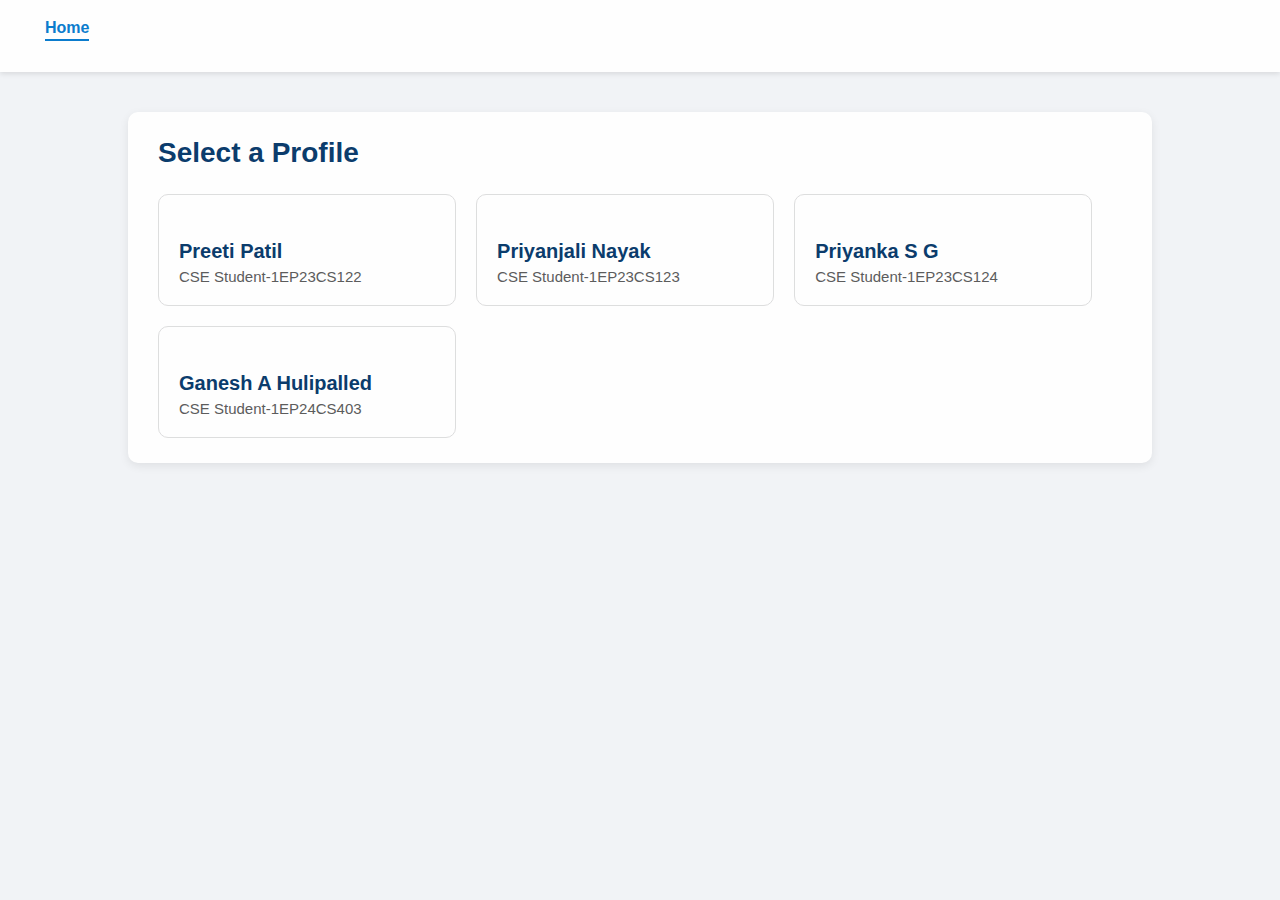
<file: index.html>
<!DOCTYPE html>
<html lang="en">
<head>
    <meta charset="UTF-8">
    <title>Multi Profile Resume</title>
    <link rel="stylesheet" href="style.css">
    <script src="https://code.jquery.com/jquery-3.6.0.min.js"></script>
</head>
<script>
$(document).ready(function () {
    $("body").css("display", "none");
    $("body").fadeIn(800);
});
</script>
<body>

    <nav>
        <ul>
            <li><a href="index.html" class="active">Home</a></li>
        </ul>
    </nav>

    <section class="container">
        <h1>Select a Profile</h1>

        <div class="profile-list">
            <a href="person1.html" class="card">
                <h2>Preeti Patil</h2>
                <p>CSE Student-1EP23CS122</p>
            </a>

            <a href="priyanjali.html" class="card">
                <h2>Priyanjali Nayak</h2>
                <p>CSE Student-1EP23CS123 </p>
            </a>

            <a href="person3.html" class="card">
                <h2>Priyanka S G</h2>
                <p>CSE Student-1EP23CS124</p>
            </a>

            <a href="Resume.pdf" class="card">
                <h2>Ganesh A Hulipalled</h2>
                <p>CSE Student-1EP24CS403</p>
            </a>
        </div>
    </section>

</body>
</html>
</file>
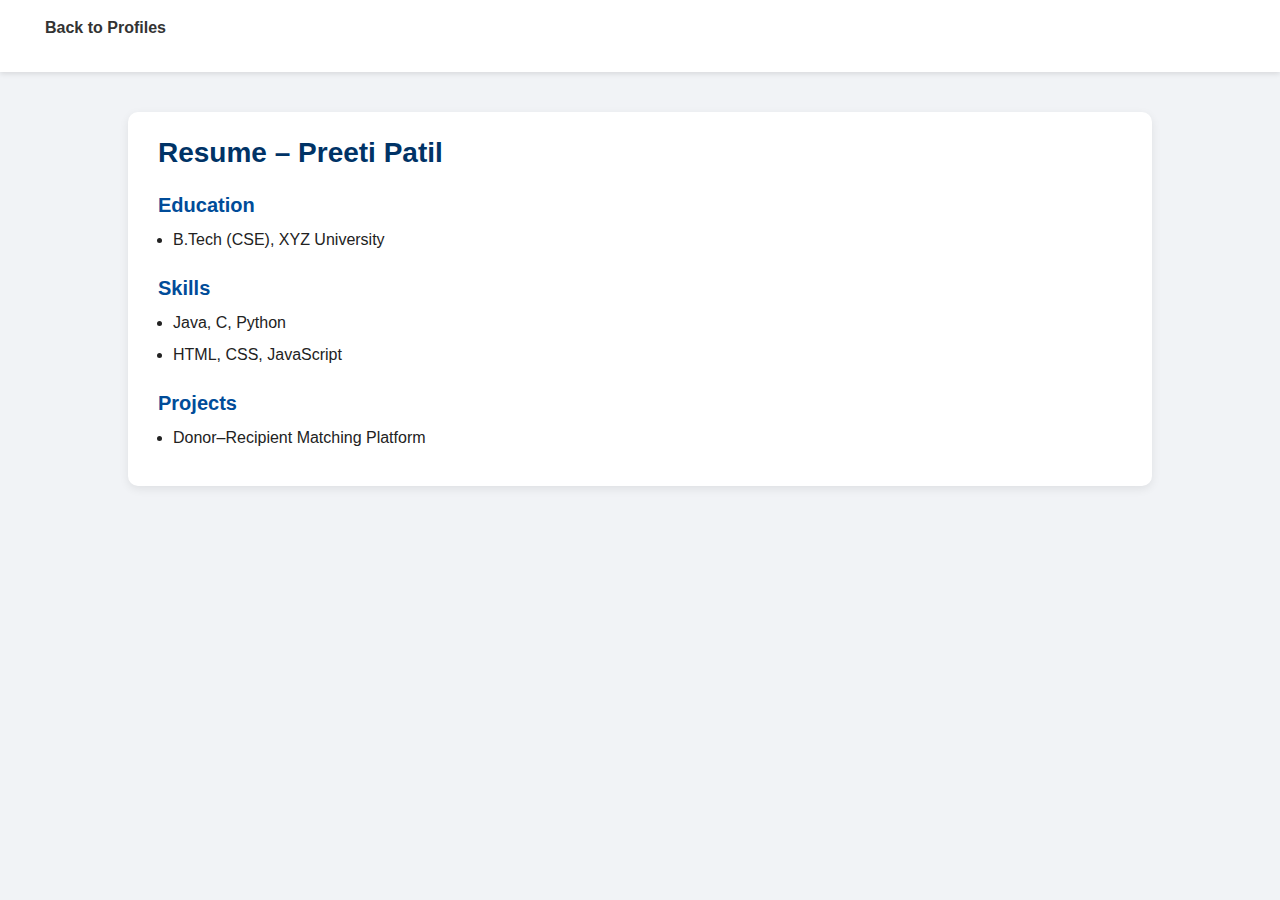
<file: person1.html>
<!DOCTYPE html>
<html>
<head>
    <meta charset="UTF-8">
    <title>Resume – Person 1</title>
    <link rel="stylesheet" href="style.css">
</head>

<body>
    <nav>
        <ul>
            <li><a href="index.html">Back to Profiles</a></li>
        </ul>
    </nav>

    <section class="container">
        <h1>Resume – Preeti Patil</h1>

        <h2>Education</h2>
        <ul>
            <li>B.Tech (CSE), XYZ University</li>
        </ul>

        <h2>Skills</h2>
        <ul>
            <li>Java, C, Python</li>
            <li>HTML, CSS, JavaScript</li>
        </ul>

        <h2>Projects</h2>
        <ul>
            <li>Donor–Recipient Matching Platform</li>
        </ul>

    </section>
</body>
</html>
</file>
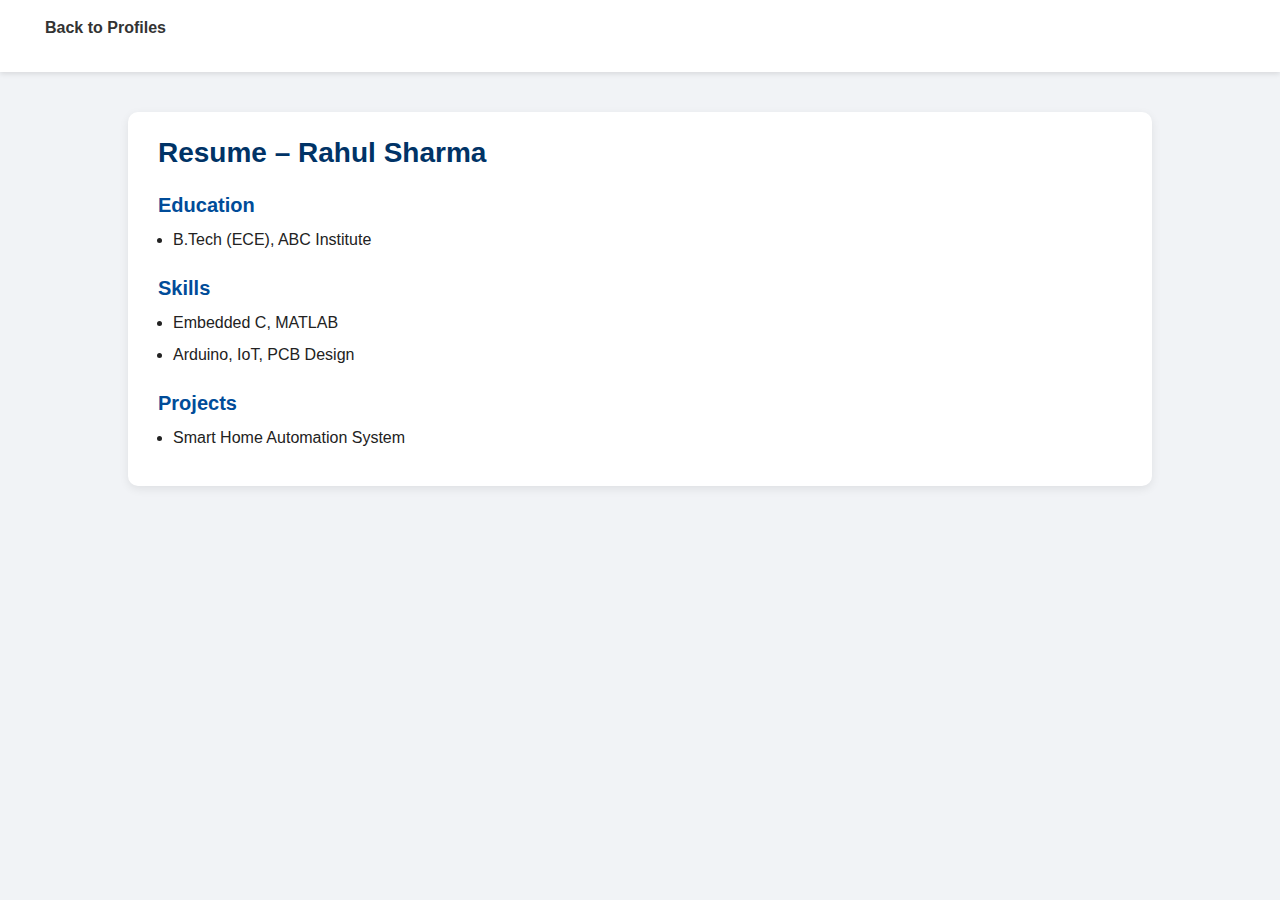
<file: person2.html>
<!DOCTYPE html>
<html>
<head>
    <meta charset="UTF-8">
    <title>Resume – Person 2</title>
    <link rel="stylesheet" href="style.css">
</head>

<body>
    <nav>
        <ul>
            <li><a href="index.html">Back to Profiles</a></li>
        </ul>
    </nav>

    <section class="container">
        <h1>Resume – Rahul Sharma</h1>

        <h2>Education</h2>
        <ul>
            <li>B.Tech (ECE), ABC Institute</li>
        </ul>

        <h2>Skills</h2>
        <ul>
            <li>Embedded C, MATLAB</li>
            <li>Arduino, IoT, PCB Design</li>
        </ul>

        <h2>Projects</h2>
        <ul>
            <li>Smart Home Automation System</li>
        </ul>

    </section>
</body>
</html>
</file>
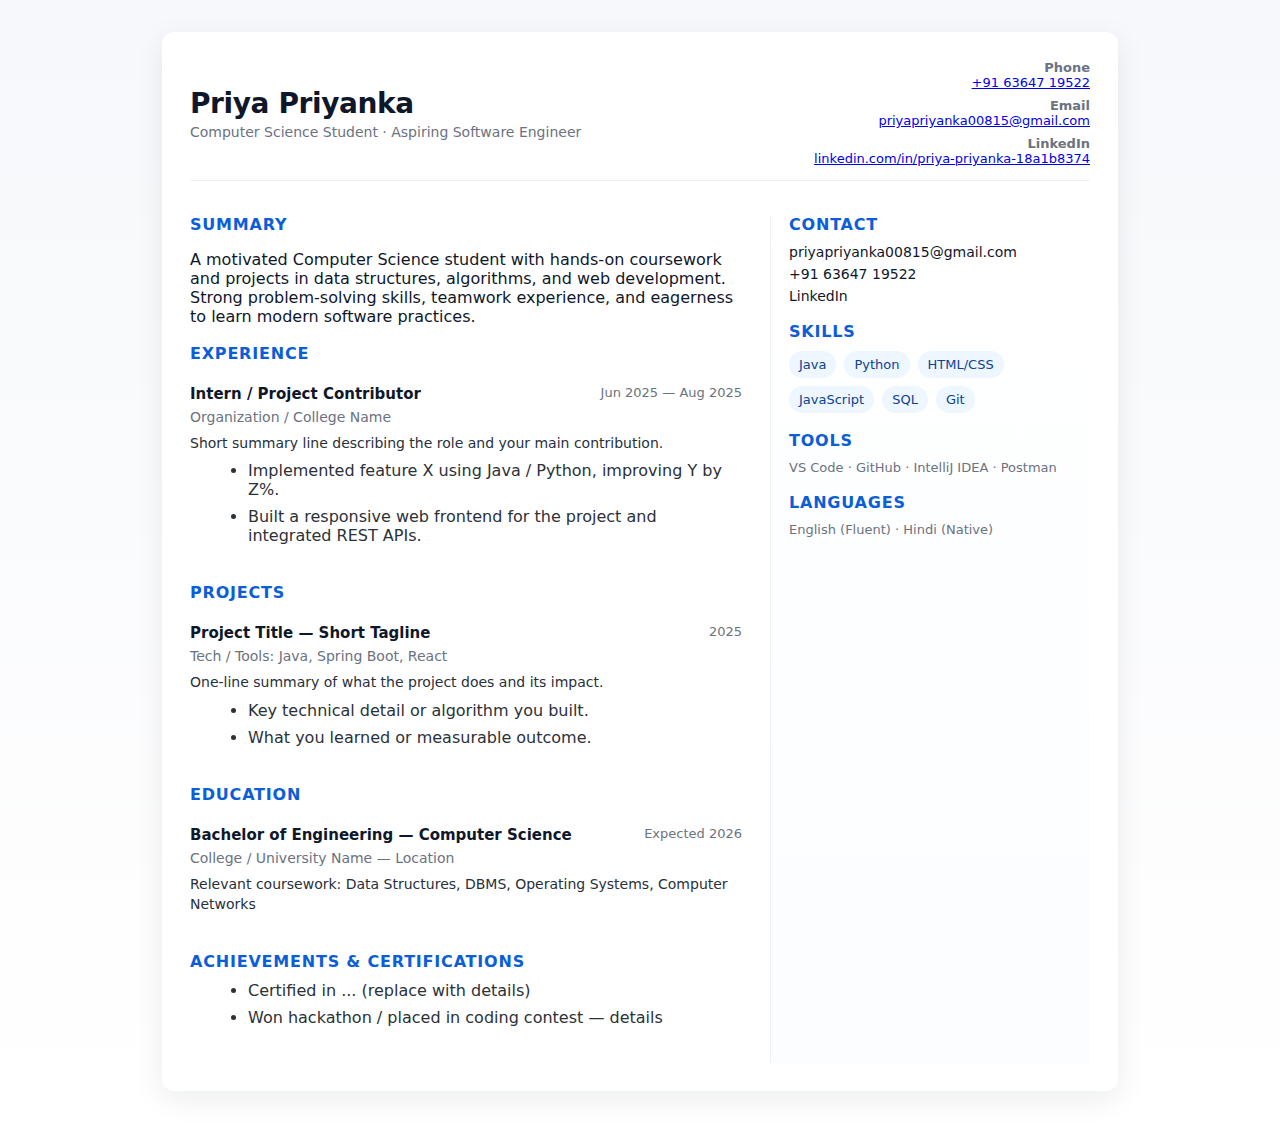
<file: person3.html>
<!doctype html>
<html lang="en">
<head>
  <meta charset="utf-8" />
  <meta name="viewport" content="width=device-width,initial-scale=1" />
  <title>Priyanka S G</title>
  <style>
    :root{
      --bg:#f7f8fb;
      --card:#fff;
      --muted:#6b7280;
      --accent:#0f172a;
      --primary:#0b5ed7;
      --gap:18px;
      font-family: Inter, system-ui, -apple-system, "Segoe UI", Roboto, "Helvetica Neue", Arial;
    }
    body{
      margin:0;
      background:linear-gradient(180deg,var(--bg),#ffffff);
      color:var(--accent);
      -webkit-font-smoothing:antialiased;
      -moz-osx-font-smoothing:grayscale;
      padding:32px;
      display:flex;
      justify-content:center;
    }
    .container{
      max-width:900px;
      width:100%;
      background:var(--card);
      border-radius:12px;
      box-shadow:0 8px 30px rgba(15,23,42,0.08);
      padding:28px;
      display:grid;
      grid-template-columns: 1fr 320px;
      gap:28px;
    }

    /* Responsive */
    @media (max-width:880px){
      .container{ grid-template-columns:1fr; padding:20px; }
    }

    /* Header / Name area */
    .header{
      grid-column: 1 / span 2;
      display:flex;
      justify-content:space-between;
      align-items:center;
      gap:16px;
      border-bottom:1px solid #eef2f7;
      padding-bottom:14px;
      margin-bottom:6px;
    }
    .name {
      display:flex;
      gap:12px;
      align-items:center;
    }
    .name h1{
      margin:0;
      font-size:28px;
      letter-spacing: -0.4px;
    }
    .title{
      color:var(--muted);
      margin-top:4px;
      font-size:14px;
    }

    /* Left/main column */
    .main{
      padding-right:4px;
    }
    section {
      margin-bottom: var(--gap);
    }
    .section-title{
      display:flex;
      align-items:center;
      gap:10px;
      margin-bottom:10px;
    }
    .section-title h3{
      margin:0;
      font-size:16px;
      color:var(--primary);
      text-transform:uppercase;
      letter-spacing:0.8px;
    }
    .card{
      background:transparent;
      padding:0;
    }

    /* Experience / Projects items */
    .item{
      padding:12px 0;
      border-bottom:1px dashed #eef2f7;
    }
    .item:last-child{ border-bottom:0; }
    .item .role{
      display:flex;
      justify-content:space-between;
      gap:12px;
      align-items:flex-start;
    }
    .item .role h4{
      margin:0;
      font-size:15px;
    }
    .item .role .period{
      color:var(--muted);
      font-size:13px;
      white-space:nowrap;
    }
    .item .company{
      color:var(--muted);
      font-size:14px;
      margin:6px 0 8px 0;
    }
    .item p{ margin:0 0 8px 0; color:#27303b; font-size:14px; line-height:1.45; }
    .bullets{ margin:6px 0 0 18px; color:#2b3138; }
    .bullets li{ margin-bottom:8px; }

    /* Right/sidebar */
    aside{
      background:linear-gradient(180deg, #ffffff, #fbfdff);
      border-left:1px solid #eef2f7;
      padding-left:18px;
    }
    .contact a { display:block; text-decoration:none; color:var(--accent); margin-bottom:6px; font-size:14px; }
    .muted{ color:var(--muted); font-size:13px; }
    .skills { display:flex; flex-wrap:wrap; gap:8px; margin-top:8px; }
    .skill { background:#eef6ff; padding:6px 10px; border-radius:999px; font-size:13px; color:#0b4296; }
    .edu-item{ margin-bottom:12px; }
    footer { text-align:center; font-size:12px; color:var(--muted); margin-top:8px; }
  </style>
</head>
<body>
  <main class="container" role="main" aria-label="Resume">
    <header class="header">
      <div class="name">
        <div>
          <h1>Priya Priyanka</h1>
          <div class="title">Computer Science Student · Aspiring Software Engineer</div>
        </div>
      </div>
      <div class="meta muted" style="text-align:right">
        <div><strong>Phone</strong><br /><a href="tel:+916364719522">+91 63647 19522</a></div>
        <div style="margin-top:8px"><strong>Email</strong><br /><a href="mailto:priyapriyanka00815@gmail.com">priyapriyanka00815@gmail.com</a></div>
        <div style="margin-top:8px"><strong>LinkedIn</strong><br /><a href="https://www.linkedin.com/in/priya-priyanka-18a1b8374/" target="_blank" rel="noopener">linkedin.com/in/priya-priyanka-18a1b8374</a></div>
      </div>
    </header>

    <!-- Main / left column -->
    <section class="main card">
      <!-- Summary -->
      <section aria-labelledby="summary">
        <div class="section-title">
          <h3 id="summary">Summary</h3>
        </div>
        <p>
          A motivated Computer Science student with hands-on coursework and projects in data structures, algorithms, and web development. Strong problem-solving skills, teamwork experience, and eagerness to learn modern software practices.
        </p>
      </section>

      <!-- Experience -->
      <section aria-labelledby="exp">
        <div class="section-title">
          <h3 id="exp">Experience</h3>
        </div>

        <!-- Example item — replace with actual content -->
        <div class="item">
          <div class="role">
            <h4>Intern / Project Contributor</h4>
            <div class="period muted">Jun 2025 — Aug 2025</div>
          </div>
          <div class="company">Organization / College Name</div>
          <p>Short summary line describing the role and your main contribution.</p>
          <ul class="bullets">
            <li>Implemented feature X using Java / Python, improving Y by Z%.</li>
            <li>Built a responsive web frontend for the project and integrated REST APIs.</li>
          </ul>
        </div>

        <!-- Add more experience items as needed -->
      </section>

      <!-- Projects -->
      <section aria-labelledby="projects">
        <div class="section-title">
          <h3 id="projects">Projects</h3>
        </div>

        <div class="item">
          <div class="role">
            <h4>Project Title — Short Tagline</h4>
            <div class="period muted">2025</div>
          </div>
          <div class="company muted">Tech / Tools: Java, Spring Boot, React</div>
          <p>One-line summary of what the project does and its impact.</p>
          <ul class="bullets">
            <li>Key technical detail or algorithm you built.</li>
            <li>What you learned or measurable outcome.</li>
          </ul>
        </div>

      </section>

      <!-- Education -->
      <section aria-labelledby="education">
        <div class="section-title">
          <h3 id="education">Education</h3>
        </div>
        <div class="item">
          <div class="role">
            <h4>Bachelor of Engineering — Computer Science</h4>
            <div class="period muted">Expected 2026</div>
          </div>
          <div class="company muted">College / University Name — Location</div>
          <p>Relevant coursework: Data Structures, DBMS, Operating Systems, Computer Networks</p>
        </div>
      </section>

      <!-- Certifications / Achievements -->
      <section aria-labelledby="achieve">
        <div class="section-title">
          <h3 id="achieve">Achievements & Certifications</h3>
        </div>
        <ul class="bullets">
          <li>Certified in ... (replace with details)</li>
          <li>Won hackathon / placed in coding contest — details</li>
        </ul>
      </section>
    </section>

    <!-- Right / sidebar -->
    <aside role="complementary" aria-label="Sidebar">
      <section class="contact">
        <div class="section-title"><h3>Contact</h3></div>
        <a href="mailto:priyapriyanka00815@gmail.com">priyapriyanka00815@gmail.com</a>
        <a href="tel:+916364719522">+91 63647 19522</a>
        <a href="https://www.linkedin.com/in/priya-priyanka-18a1b8374/" target="_blank" rel="noopener">LinkedIn</a>
      </section>

      <section aria-labelledby="skills">
        <div class="section-title"><h3 id="skills">Skills</h3></div>
        <div class="skills">
          <span class="skill">Java</span>
          <span class="skill">Python</span>
          <span class="skill">HTML/CSS</span>
          <span class="skill">JavaScript</span>
          <span class="skill">SQL</span>
          <span class="skill">Git</span>
        </div>
      </section>

      <section aria-labelledby="tools">
        <div class="section-title"><h3 id="tools">Tools</h3></div>
        <div class="muted">VS Code · GitHub · IntelliJ IDEA · Postman</div>
      </section>

      <section aria-labelledby="languages" style="margin-top:12px">
        <div class="section-title"><h3 id="languages">Languages</h3></div>
        <div class="muted">English (Fluent) · Hindi (Native)</div>
      </section>
    </aside>
  </main>
</body>
</html>
</file>
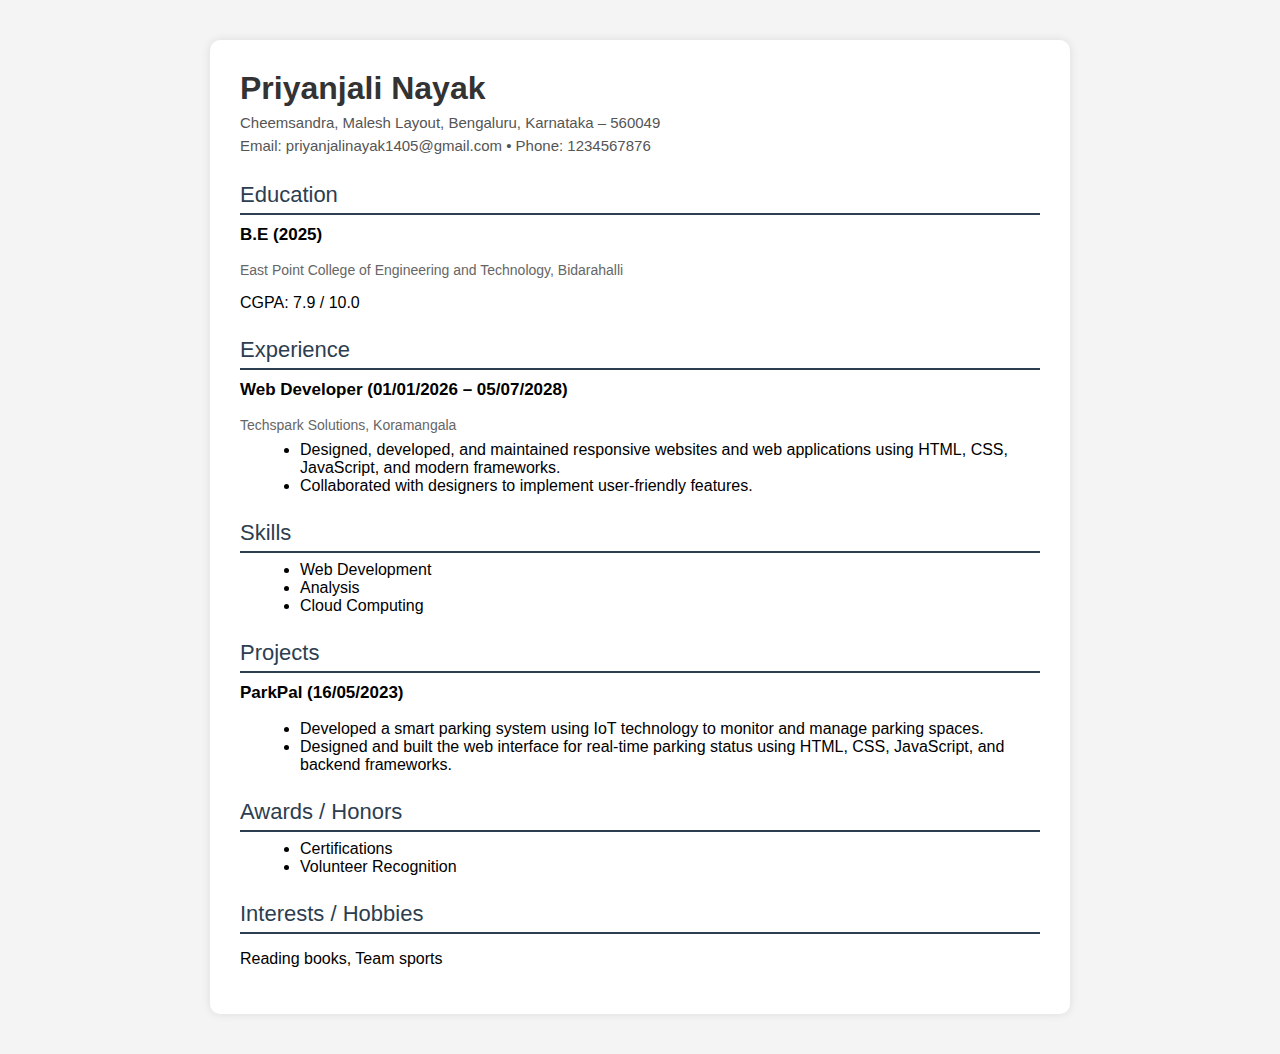
<file: priyanjali.html>
<!DOCTYPE html>
<html lang="en">
<head>
    <meta charset="UTF-8">
    <meta name="viewport" content="width=device-width, initial-scale=1.0">
    <title>Resume - Priyanjali Nayak</title>

    <style>
        body {
            font-family: Arial, sans-serif;
            margin: 0;
            padding: 40px;
            background: #f4f4f4;
        }

        .container {
            max-width: 800px;
            margin: auto;
            background: white;
            padding: 30px;
            border-radius: 10px;
            box-shadow: 0 0 10px rgba(0,0,0,0.1);
        }

        h1 {
            margin: 0;
            font-size: 32px;
            color: #333;
        }

        .section-title {
            margin-top: 25px;
            font-size: 22px;
            color: #2c3e50;
            border-bottom: 2px solid #2c3e50;
            padding-bottom: 5px;
        }

        ul {
            margin: 8px 0 0 20px;
        }

        .info {
            margin-top: 5px;
            font-size: 15px;
            color: #555;
            line-height: 1.5;
        }

        .job-title, .edu-title, .project-title {
            font-weight: bold;
            margin-top: 10px;
            font-size: 17px;
        }

        .sub-info {
            color: #666;
            font-size: 14px;
            margin-bottom: 8px;
        }
    </style>
</head>

<body>

    <div class="container">

        <!-- Header -->
        <h1>Priyanjali Nayak</h1>
        <p class="info">
            Cheemsandra, Malesh Layout, Bengaluru, Karnataka – 560049 <br>
            Email: priyanjalinayak1405@gmail.com • Phone: 1234567876
        </p>

        <!-- Education -->
        <div class="section-title">Education</div>
        <p class="edu-title">B.E (2025)</p>
        <p class="sub-info">East Point College of Engineering and Technology, Bidarahalli</p>
        <p>CGPA: 7.9 / 10.0</p>

        <!-- Experience -->
        <div class="section-title">Experience</div>
        <p class="job-title">Web Developer (01/01/2026 – 05/07/2028)</p>
        <p class="sub-info">Techspark Solutions, Koramangala</p>
        <ul>
            <li>Designed, developed, and maintained responsive websites and web applications using HTML, CSS, JavaScript, and modern frameworks.</li>
            <li>Collaborated with designers to implement user-friendly features.</li>
        </ul>

        <!-- Skills -->
        <div class="section-title">Skills</div>
        <ul>
            <li>Web Development</li>
            <li>Analysis</li>
            <li>Cloud Computing</li>
        </ul>

        <!-- Projects -->
        <div class="section-title">Projects</div>
        <p class="project-title">ParkPal (16/05/2023)</p>
        <ul>
            <li>Developed a smart parking system using IoT technology to monitor and manage parking spaces.</li>
            <li>Designed and built the web interface for real-time parking status using HTML, CSS, JavaScript, and backend frameworks.</li>
        </ul>

        <!-- Awards -->
        <div class="section-title">Awards / Honors</div>
        <ul>
            <li>Certifications</li>
            <li>Volunteer Recognition</li>
        </ul>

        <!-- Interests -->
        <div class="section-title">Interests / Hobbies</div>
        <p>Reading books, Team sports</p>

    </div>

</body>
</html>
</file>
<file: style.css>
/* -----------------------------
   Global Layout
------------------------------ */
* {
    margin: 0;
    padding: 0;
    box-sizing: border-box;
}

body {
    font-family: "Segoe UI", Arial, sans-serif;
    background: #f1f3f6;
    color: #222;
}

/* -----------------------------
   Navigation Bar
------------------------------ */
nav {
    background: #ffffff;
    padding: 15px 30px;
    box-shadow: 0 2px 5px rgba(0,0,0,0.1);
}

nav ul {
    list-style: none;
    display: flex;
}

nav ul li a {
    text-decoration: none;
    color: #333;
    font-weight: 600;
    margin-right: 25px;
    padding-bottom: 3px;
    border-bottom: 2px solid transparent;
    transition: 0.2s;
}

nav ul li a:hover,
nav ul li a.active {
    color: #0077cc;
    border-bottom: 2px solid #0077cc;
}

/* -----------------------------
   Container for Each Page
------------------------------ */
.container {
    width: 80%;
    margin: 40px auto;
    padding: 25px 30px;
    background: #ffffff;
    border-radius: 10px;
    box-shadow: 0 3px 10px rgba(0,0,0,0.08);
}

.container h1 {
    margin-bottom: 15px;
    font-size: 28px;
    color: #003366;
}

.container h2 {
    margin-top: 25px;
    margin-bottom: 10px;
    color: #004c99;
    font-size: 20px;
}

/* -----------------------------
   Resume Page List Styling
------------------------------ */
ul {
    margin-left: 15px;
    margin-bottom: 10px;
}

ul li {
    margin-bottom: 6px;
    line-height: 1.6;
}

/* -----------------------------
   Profile Cards on Home Page
------------------------------ */
.profile-list {
    display: flex;
    flex-wrap: wrap;
    gap: 20px;
    margin-top: 25px;
}

.card {
    width: calc(33% - 20px);
    background: #ffffff;
    border-radius: 10px;
    padding: 20px;
    text-decoration: none;
    color: #222;
    border: 1px solid #ddd;

    transition: 0.3s ease;
}

.card:hover {
    border-color: #0077cc;
    transform: translateY(-5px);
}

.card h2 {
    font-size: 20px;
    color: #003366;
    margin-bottom: 5px;
}

.card p {
    color: #555;
    font-size: 15px;
}

/* -----------------------------
   Responsive Design
------------------------------ */
@media (max-width: 900px) {
    .card {
        width: calc(50% - 20px);
    }
}

@media (max-width: 600px) {
    .card {
        width: 100%;
    }

    .container {
        width: 90%;
        padding: 18px;
    }
}
</file>
